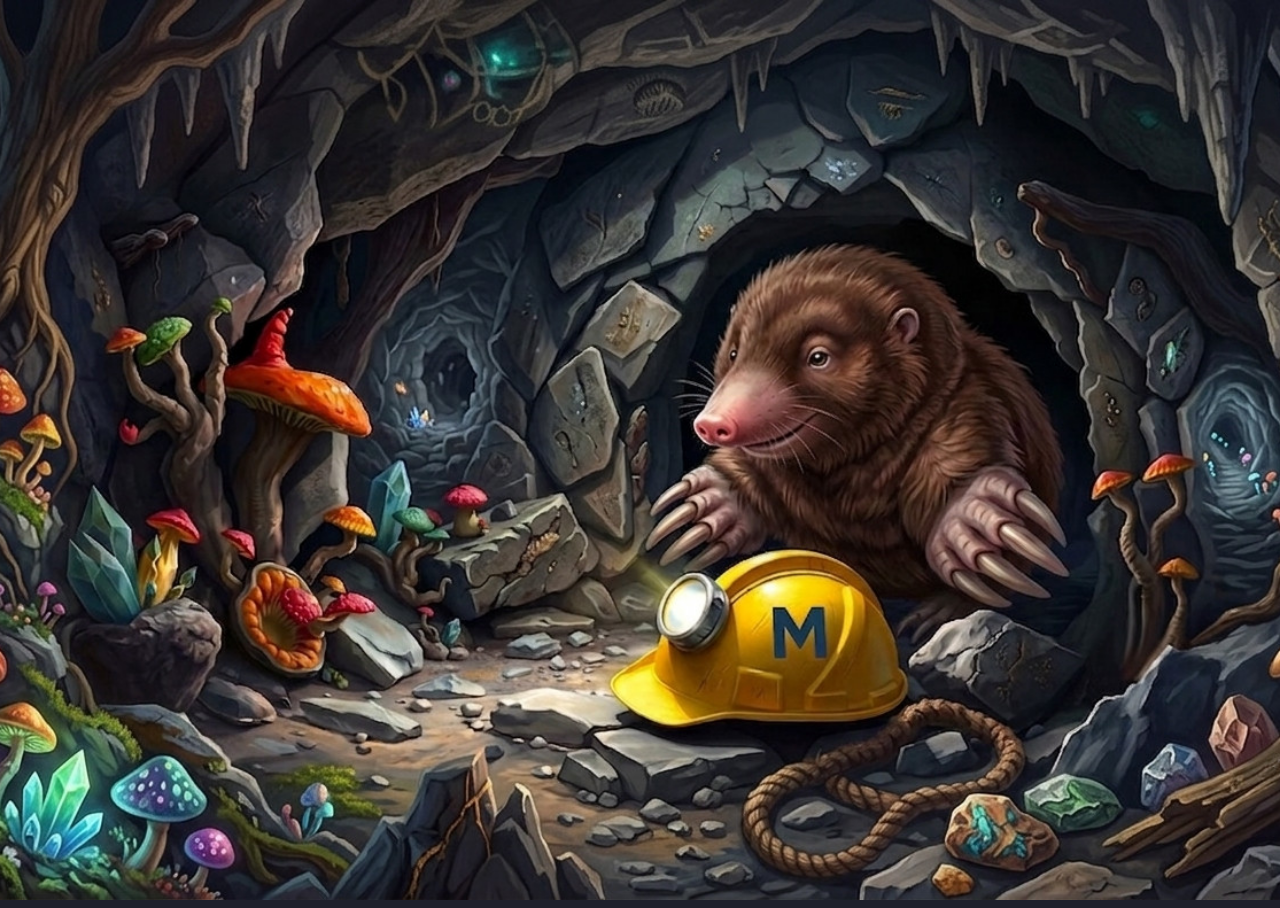
<file: index.html>
<!DOCTYPE html>
<html lang="en">

    <head>

        <title>Mullvad Start Page</title>

        <meta charset="UTF-8">
        <meta name="viewport" content="width=device-width, initial-scale=1.0">
        
        <!-- Stylesheets -->
        <link rel="stylesheet" href="styles/index.css">

        <!-- Scripts -->
        <script src="scripts/index.js" defer></script>

    </head>

    <body>
        <!-- Browser Search Bar Overlay -->
        <!--
        <div class="browser-search-bar">
        
            <form id="searchForm" class="search-form" action="https://duckduckgo.com/" method="get" target="_blank">
        
                <input type="text" id="searchInput" name="q" class="search-input" placeholder="Search the web..." required autocomplete="off" autofocus>
                
                <div class="custom-dropdown">
        
                    <div class="dropdown-trigger" id="dropdownTrigger">
                        <img src="https://icons.duckduckgo.com/ip3/duckduckgo.com.ico" class="engine-favicon" id="currentFavicon">
                        <span id="currentText">DuckDuckGo</span>
                    </div>
                    
                    <div class="dropdown-menu" id="dropdownMenu">
        
                        <div class="dropdown-item"
                            data-value="ddg"
                            data-url="https://duckduckgo.com/"
                            data-param="q"
                            data-icon="https://icons.duckduckgo.com/ip3/duckduckgo.com.ico">
                            <img src="https://icons.duckduckgo.com/ip3/duckduckgo.com.ico" class="engine-favicon">
                            DuckDuckGo
                        </div>
        
                        <div class="dropdown-item"
                            data-value="brave"
                            data-url="https://search.brave.com/search"
                            data-param="q"
                            data-icon="https://icons.duckduckgo.com/ip3/brave.com.ico">
                            <img src="https://icons.duckduckgo.com/ip3/brave.com.ico" class="engine-favicon">
                            Brave
                        </div>
                        
                        <div class="dropdown-item"
                            data-value="mojeek"
                            data-url="https://www.mojeek.com/search"
                            data-param="q"
                            data-icon="https://icons.duckduckgo.com/ip3/mojeek.com.ico">
                            <img src="https://icons.duckduckgo.com/ip3/mojeek.com.ico" class="engine-favicon">
                            Mojeek
                        </div>

                        <div class="dropdown-item"
                            data-value="startpage"
                            data-url="https://www.startpage.com/sp/search"
                            data-param="query"
                            data-icon="https://icons.duckduckgo.com/ip3/startpage.com.ico">
                            <img src="https://icons.duckduckgo.com/ip3/startpage.com.ico" class="engine-favicon">
                            Startpage
                        </div>

                        <div class="dropdown-item"
                            data-value="searxng"
                            data-url="https://searx.be/search"
                            data-param="q"
                            data-icon="https://icons.duckduckgo.com/ip3/searx.be.ico">
                            <img src="https://icons.duckduckgo.com/ip3/searx.be.ico" class="engine-favicon">
                            SearXNG
                        </div>

                        <div class="dropdown-item"
                            data-value="qwant"
                            data-url="https://qwant.com/search"
                            data-param="q"
                            data-icon="https://icons.duckduckgo.com/ip3/qwant.com.ico">
                            <img src="https://icons.duckduckgo.com/ip3/qwant.com.ico" class="engine-favicon">
                            Qwant
                        </div>

                        <div class="dropdown-item"
                            data-value="metager"
                            data-url="https://metager.org/meta/meta.ger3"
                            data-param="eingabe"
                            data-icon="https://icons.duckduckgo.com/ip3/metager.org.ico">
                            <img src="https://icons.duckduckgo.com/ip3/metager.org.ico" class="engine-favicon">
                            MetaGer
                        </div>

                        <div class="dropdown-item"
                            data-value="metager"
                            data-url="https://swisscows.com/en/web"
                            data-param="query"
                            data-icon="https://icons.duckduckgo.com/ip3/swisscows.com.ico">
                            <img src="https://icons.duckduckgo.com/ip3/swisscows.com.ico" class="engine-favicon">
                            Swisscows
                        </div>

                        <div class="dropdown-item"
                            data-value="kagi"
                            data-url="https://kagi.com/search"
                            data-param="q"
                            data-icon="https://icons.duckduckgo.com/ip3/kagi.com.ico">
                            <img src="https://icons.duckduckgo.com/ip3/kagi.com.ico" class="engine-favicon">
                            Kagi
                        </div>
                    </div>
                </div>
            </form>
        </div>
        
        <h2 class="section-headers">
            Browser Privacy & Security
        </h2>

        <div>
            <div class="grid">
                <a href="https://browserleaks.com/"
                    class="card"
                    title="BrowserLeaks">
                    <img src="https://browserleaks.com/favicon.ico" class="testing-favicon">
                </a>
                <a href="https://coveryourtracks.eff.org/"
                    class="card"
                    title="Cover Your Tracks">
                    <img src="https://coveryourtracks.eff.org/static/favicon.ico" class="testing-favicon">
                </a>
                <a href="https://iphey.com/"
                    class="card"
                    title="IPhey">
                    <img src="https://iphey.com/favicon.ico" class="testing-favicon">
                </a>
                <a href="https://pixelscan.net/"
                    class="card"
                    title="Pixelscan">
                    <img src="https://pixelscan.net/favicon.ico" class="testing-favicon">
                </a>
                <a href="https://arkenfox.github.io/TZP/index.html"
                    class="card"
                    title="TorZillPrint">
                    <img src="https://avatars.githubusercontent.com/u/71147620?s=200&v=4" class="testing-favicon">
                </a>
                <a href="https://privacytests.org"
                    class="card"
                    title="PrivacyTests.org">
                    <img src="https://privacytests.org/favicon.ico" class="testing-favicon">
                </a>
                <a href="https://www.deviceinfo.me/"
                    class="card"
                    title="Device Info">
                    <img src="https://www.deviceinfo.me/system/images/favicon-64x64.png" class="testing-favicon">
                </a>
                <a href="https://clienttest.ssllabs.com:8443/ssltest/viewMyClient.html"
                    class="card"
                    title="SSL Labs">
                    <img src="https://www.ssllabs.com/favicon.ico" class="testing-favicon">
                </a>
            </div>
        
        </div>
        -->


    </body>
</html>
</file>
<file: styles/index.css>
html {
    height: 100%;
}

body {
    margin: 10;
    padding: 0;
    height: 100%;
    overflow: hidden;
    display:block;
    font-family: -apple-system, BlinkMacSystemFont, "Segoe UI", Roboto, Helvetica, Arial, sans-serif;
    
    background-image: url('../images/mbg.jpg');
    background-color: #1f202c;
    background-position: center;
    background-repeat: no-repeat;
    background-size: cover;
}

/* Browser Search Bar Container */
.browser-search-bar {
    width: 100%;
    display: flex;
    justify-content: center;
    align-items: center;
    z-index: 1000;
}

/* Form wrapper styled as a pill */
.search-form {
    width: 90%;
    max-width: 650px;
    display: flex;
    align-items: center;
    position: relative;
    margin-top: 64px;
    background-color: rgba(30, 30, 30, 0.75);
    backdrop-filter: blur(10px);
    padding: 6px;
    border-radius: 30px;
    box-shadow: 0 4px 15px rgba(0, 0, 0, 0.4);
    border: 1px solid rgba(255, 255, 255, 0.1);
    z-index: 1001;
}

/* Textfield Input */
.search-input {
    width: 100%;
    padding: 10px 170px 10px 18px; /* Extra right padding for the custom selector space */
    font-size: 15px;
    border: none;
    border-radius: 24px;
    outline: none;
    background-color: rgba(255, 255, 255, 0.95);
    color: #111;
    box-sizing: border-box;
    transition: all 0.2s ease;
}

/* Focus state ring */
.search-input:focus {
    background-color: #ffffff;
    box-shadow: 0 0 0 3px rgba(255, 165, 0, 0.6);
}

/* Custom Dropdown Container Wrapper */
.custom-dropdown {
    position: absolute;
    right: 12px;
    user-select: none;
}

/* The clickable block showing current engine selection */
.dropdown-trigger {
    padding: 6px 14px;
    font-size: 13px;
    font-weight: 600;
    border: 1px solid #ccc;
    border-radius: 18px;
    background-color: #f0f0f0;
    color: #333;
    cursor: pointer;
    display: flex;
    align-items: center;
    gap: 6px;
}

.dropdown-trigger:hover {
    background-color: #e5e5e5;
}

/* Tiny down chevron icon */
.dropdown-trigger::after {
    content: "";
    border: solid #333;
    border-width: 0 2px 2px 0;
    display: inline-block;
    padding: 2px;
    transform: rotate(45deg);
    margin-left: 2px;
}

/* Favicon Image formatting */
.engine-favicon {
    width: 16px;
    height: 16px;
    object-fit: contain;
    border-radius: 2px;
}

/* Favicon Image formatting */
.testing-favicon {
    width: 32px;
    height: 32px;
    object-fit:contain;
    border-radius: 2px;
}

/* Hidden pop-up overlay box */
.dropdown-menu {
    position: absolute;
    top: calc(100% + 8px);
    right: 0;
    background-color: #ffffff;
    border-radius: 12px;
    box-shadow: 0 4px 12px rgba(0,0,0,0.15);
    border: 1px solid #ddd;
    overflow: hidden;
    display: none; /* Managed by JS toggling */
    flex-direction: column;
    min-width: 140px;
}

/* Class name applied by JS to reveal menu layout */
.dropdown-menu.show {
    display: flex;
}

/* Individual selection row targets */
.dropdown-item {
    padding: 10px 14px;
    font-size: 13px;
    font-weight: 500;
    color: #333;
    cursor: pointer;
    display: flex;
    align-items: center;
    gap: 8px;
    transition: background-color 0.15s;
}

.dropdown-item:hover {
    background-color: #f5f5f5;
}

.section-headers {
    max-width: 650px;
    margin:auto;
    padding-top: 32px;
    padding-bottom: 16px;
    text-align: left;
    font-family: -apple-system, BlinkMacSystemFont, "Segoe UI", Roboto, Helvetica, Arial, sans-serif;
    font-size: 20px;
    font-weight: normal;
    color:#eee;
    z-index: 999;
}

.grid {
    display: grid;
    padding: 2%;
    margin: auto;
    grid-template-columns: repeat(auto-fit, minmax(32px, 1fr));
    gap: 20px;
    position: relative;
    max-width: 650px;
    z-index: 999;
}
.card {
    background-color: #eee;
    padding: 8px;
    border: 1px solid #333;
    border-radius: 10px;
    text-align: center;
    text-decoration: none;
    color: #eee;
    transition: transform 0.2s, background 0.2s;
}
.card:hover {
    transform: translateY(-5px);
    background: #2a2a2a;
    border-color: #555;
}
</file>
